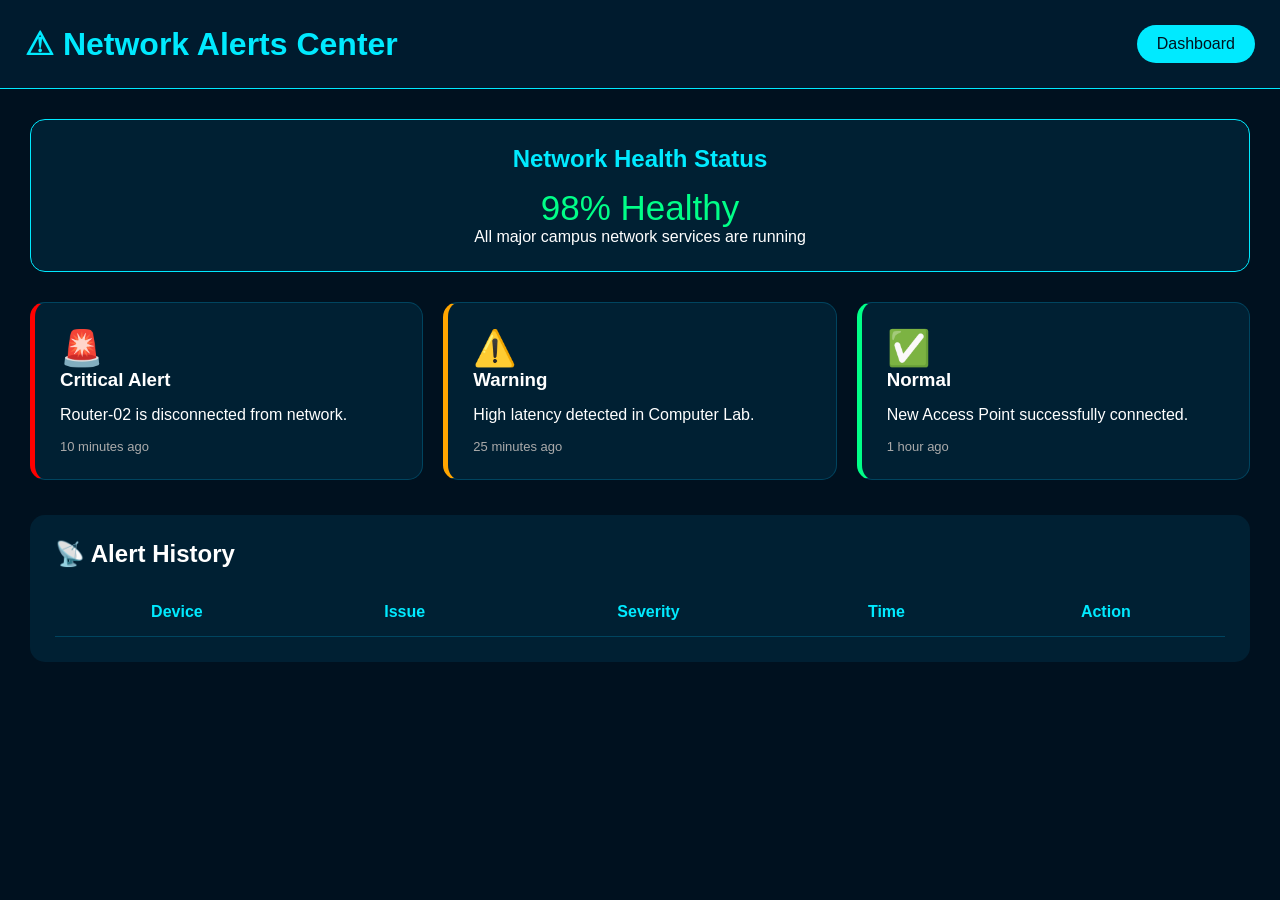
<file: alerts.html>
<!DOCTYPE html>
<html lang="en">

<head>

<meta charset="UTF-8">
<meta name="viewport" content="width=device-width, initial-scale=1.0">

<title>SCNMMS | Alerts</title>


<style>

*{

margin:0;
padding:0;
box-sizing:border-box;
font-family:'Segoe UI',sans-serif;

}



body{

background:#00111f;

color:white;

}



/* Header */


.header{

padding:25px;

background:#001b2e;

border-bottom:1px solid #00eaff;

display:flex;

justify-content:space-between;

align-items:center;

}


.header h1{

color:#00eaff;

}



.back{

text-decoration:none;

background:#00eaff;

color:#00111f;

padding:10px 20px;

border-radius:20px;

}



/* Container */


.container{

padding:30px;

}





/* Health Card */


.health{

background:#002033;

padding:25px;

border-radius:15px;

border:1px solid #00eaff;

margin-bottom:30px;

text-align:center;

}



.health h2{

color:#00eaff;

}



.status{

font-size:35px;

color:#00ff88;

margin-top:15px;

}





/* Alert Cards */


.alert-container{

display:grid;

grid-template-columns:repeat(3,1fr);

gap:20px;

}



.alert{

padding:25px;

border-radius:15px;

background:#002033;

border:1px solid #00445f;

}



.alert h3{

margin-bottom:15px;

}



.critical{

border-left:5px solid red;

}



.warning{

border-left:5px solid orange;

}



.normal{

border-left:5px solid #00ff88;

}



.icon{

font-size:35px;

}




.time{

color:#aaa;

font-size:13px;

margin-top:15px;

}





/* Table */


.section{

margin-top:35px;

background:#002033;

padding:25px;

border-radius:15px;

}



table{

width:100%;

border-collapse:collapse;

margin-top:20px;

}



th,td{

padding:15px;

border-bottom:1px solid #00445f;

text-align:center;

}



th{

color:#00eaff;

}



.red{

color:red;

}


.orange{

color:orange;

}


.green{

color:#00ff88;

}




</style>


</head>



<body>




<div class="header">


<h1>
⚠ Network Alerts Center
</h1>


<a href="dashboard.html" class="back">
Dashboard
</a>


</div>







<div class="container">






<div class="health">


<h2>
Network Health Status
</h2>


<div class="status">

98% Healthy

</div>


<p>
All major campus network services are running
</p>


</div>







<div class="alert-container">





<div class="alert critical">


<div class="icon">
🚨
</div>


<h3>
Critical Alert
</h3>


<p>
Router-02 is disconnected from network.
</p>


<div class="time">
10 minutes ago
</div>


</div>







<div class="alert warning">


<div class="icon">
⚠️
</div>


<h3>
Warning
</h3>


<p>
High latency detected in Computer Lab.
</p>


<div class="time">
25 minutes ago
</div>


</div>







<div class="alert normal">


<div class="icon">
✅
</div>


<h3>
Normal
</h3>


<p>
New Access Point successfully connected.
</p>


<div class="time">
1 hour ago
</div>


</div>






</div>








<div class="section">


<h2>
📡 Alert History
</h2>



<table>

<thead>

<tr>

<th>
Device
</th>

<th>
Issue
</th>

<th>
Severity
</th>

<th>
Time
</th>

<th>
Action
</th>

</tr>

</thead>


<tbody id="alertTable">


</tbody>


</table>

</div>





</div>



<script src="alerts.js"></script>

</body>

</html>
</file>
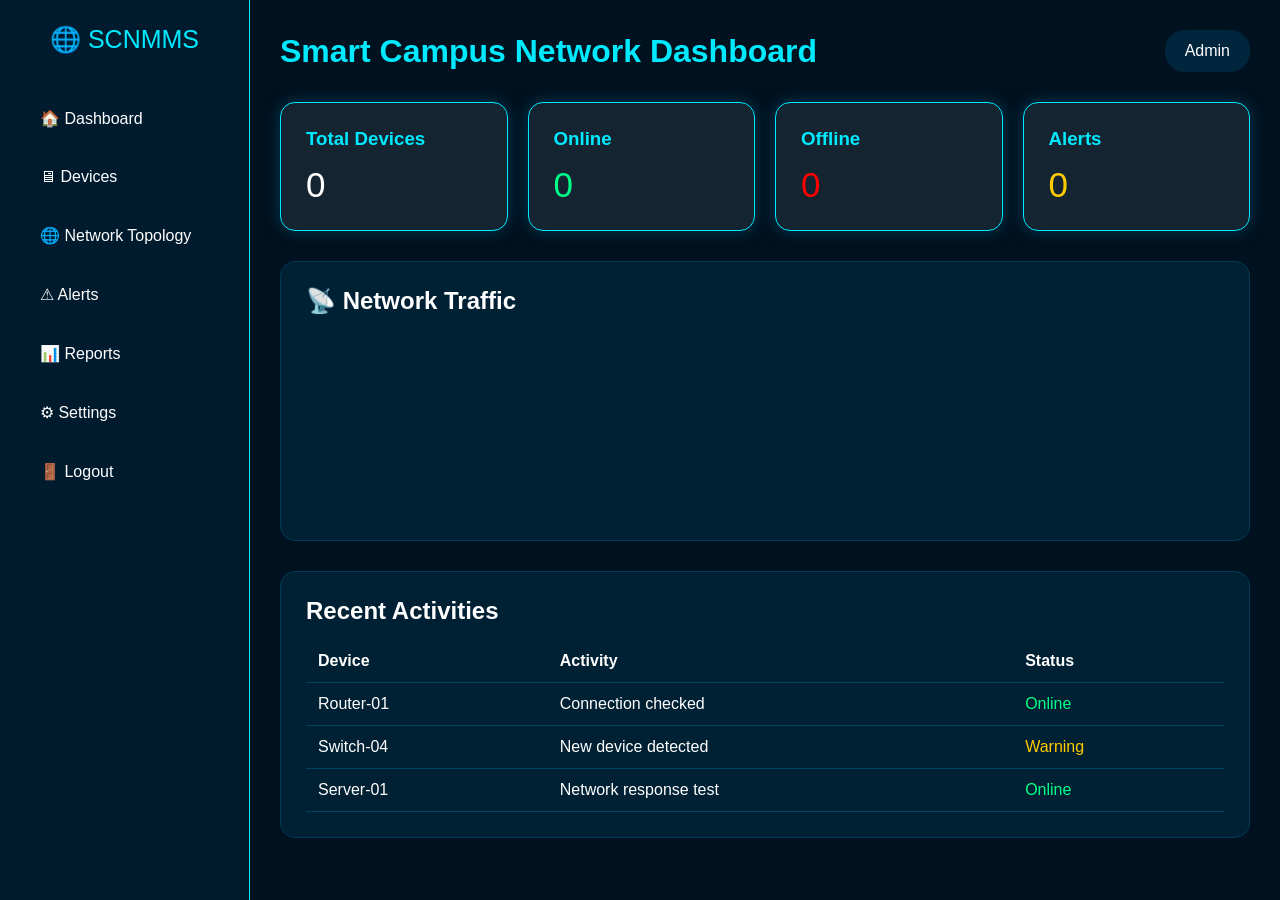
<file: dashboard.html>
<!DOCTYPE html>
<html lang="en">

<head>

<meta charset="UTF-8">
<meta name="viewport" content="width=device-width, initial-scale=1.0">

<title>SCNMMS | Dashboard</title>


<style>

*{
    margin:0;
    padding:0;
    box-sizing:border-box;
    font-family:'Segoe UI',sans-serif;
}


body{

    background:#00111f;
    color:white;

}


/* Sidebar */

.sidebar{

    position:fixed;

    width:250px;

    height:100vh;

    background:#001b2e;

    border-right:1px solid #00eaff;

    padding:25px;

}


.logo{

    text-align:center;

    font-size:25px;

    color:#00eaff;

    margin-bottom:40px;

}



.sidebar a{

    display:block;

    color:white;

    text-decoration:none;

    padding:15px;

    margin:10px 0;

    border-radius:10px;

    transition:.3s;

}



.sidebar a:hover{

    background:#00eaff;

    color:#00111f;

}


/* Main Content */


.main{

    margin-left:250px;

    padding:30px;

}



.header{

    display:flex;

    justify-content:space-between;

    align-items:center;

}



.header h1{

    color:#00eaff;

}


.profile{

    background:#00263d;

    padding:12px 20px;

    border-radius:20px;

}



/* Cards */


.cards{

    display:grid;

    grid-template-columns:repeat(4,1fr);

    gap:20px;

    margin-top:30px;

}


.card{

    background:
    rgba(255,255,255,0.08);

    padding:25px;

    border-radius:15px;

    border:1px solid #00eaff;

    box-shadow:0 0 15px #003b55;

}



.card h3{

    color:#00eaff;

}


.number{

    font-size:35px;

    margin-top:15px;

}



/* Sections */


.section{

    margin-top:30px;

    background:#002033;

    padding:25px;

    border-radius:15px;

    border:1px solid #003b55;

}



table{

    width:100%;

    border-collapse:collapse;

    margin-top:15px;

}


th,td{

    padding:12px;

    border-bottom:1px solid #00445f;

    text-align:left;

}



.online{

    color:#00ff88;

}


.offline{

    color:red;

}


.alert{

    color:#ffcc00;

}



/* Traffic graph */


.graph{

    height:200px;

    display:flex;

    align-items:end;

    gap:15px;

}



.bar{

    width:40px;

    background:#00eaff;

    animation:growth 2s infinite alternate;

}



@keyframes growth{

from{
    height:40px;
}

to{

    height:150px;
}

}
    @media (max-width:768px){

.sidebar{
    width:220px;
}

.main{
    margin-left:220px;
    padding:20px;
}

.cards{
    grid-template-columns:repeat(2,1fr);
}

}

@media (max-width:600px){

.sidebar{
    position:relative;
    width:100%;
    height:auto;
}

.main{
    margin-left:0;
}

.cards{
    grid-template-columns:1fr;
}

.header{
    flex-direction:column;
    gap:15px;
}

}



</style>


</head>



<body onload="checkLogin(); showUser();">


<div class="sidebar">

    <div class="logo">
        🌐 SCNMMS
    </div>

    <a href="dashboard.html">🏠 Dashboard</a>

    <a href="devices.html">🖥 Devices</a>

    <a href="topology.html">🌐 Network Topology</a>

    <a href="alerts.html">⚠ Alerts</a>

    <a href="reports.html">📊 Reports</a>

    <a href="settings.html">⚙ Settings</a>

    <a href="#" onclick="logout()">🚪 Logout</a>

</div>

<div class="main">


<div class="header">


<h1>
Smart Campus Network Dashboard
</h1>


<div class="profile">

<span id="usernameDisplay">
Admin
</span>

</div>


</div>





<div class="cards">


<div class="card">

<h3>
Total Devices
</h3>

<div class="number" id="totalDevices">
0
</div>

</div>



<div class="card">

<h3>
Online
</h3>

<div class="number online" id="onlineDevices">
0
</div>

</div>



<div class="card">

<h3>
Offline
</h3>

<div class="number offline" id="offlineDevices">
0
</div>
</div>



<div class="card">

<h3>
Alerts
</h3>

<div class="number alert" id="alerts">
0
</div>

</div>



</div>







<div class="section">


<h2>
📡 Network Traffic
</h2>


<div class="graph">


<div class="bar"></div>

<div class="bar"></div>

<div class="bar"></div>

<div class="bar"></div>

<div class="bar"></div>


</div>



</div>








<div class="section">


<h2>
Recent Activities
</h2>



<table>


<tr>

<th>
Device
</th>

<th>
Activity
</th>

<th>
Status
</th>


</tr>



<tr>

<td>
Router-01
</td>

<td>
Connection checked
</td>

<td class="online">
Online
</td>


</tr>



<tr>

<td>
Switch-04
</td>

<td>
New device detected
</td>

<td class="alert">
Warning
</td>


</tr>



<tr>

<td>
Server-01
</td>

<td>
Network response test
</td>

<td class="online">
Online
</td>


</tr>



</table>


</div>



</div>


<script src="app.js"></script>
    <script src="dashboard.js"></script>
    <script src="network_monitor.js"></script>

</body>
</file>
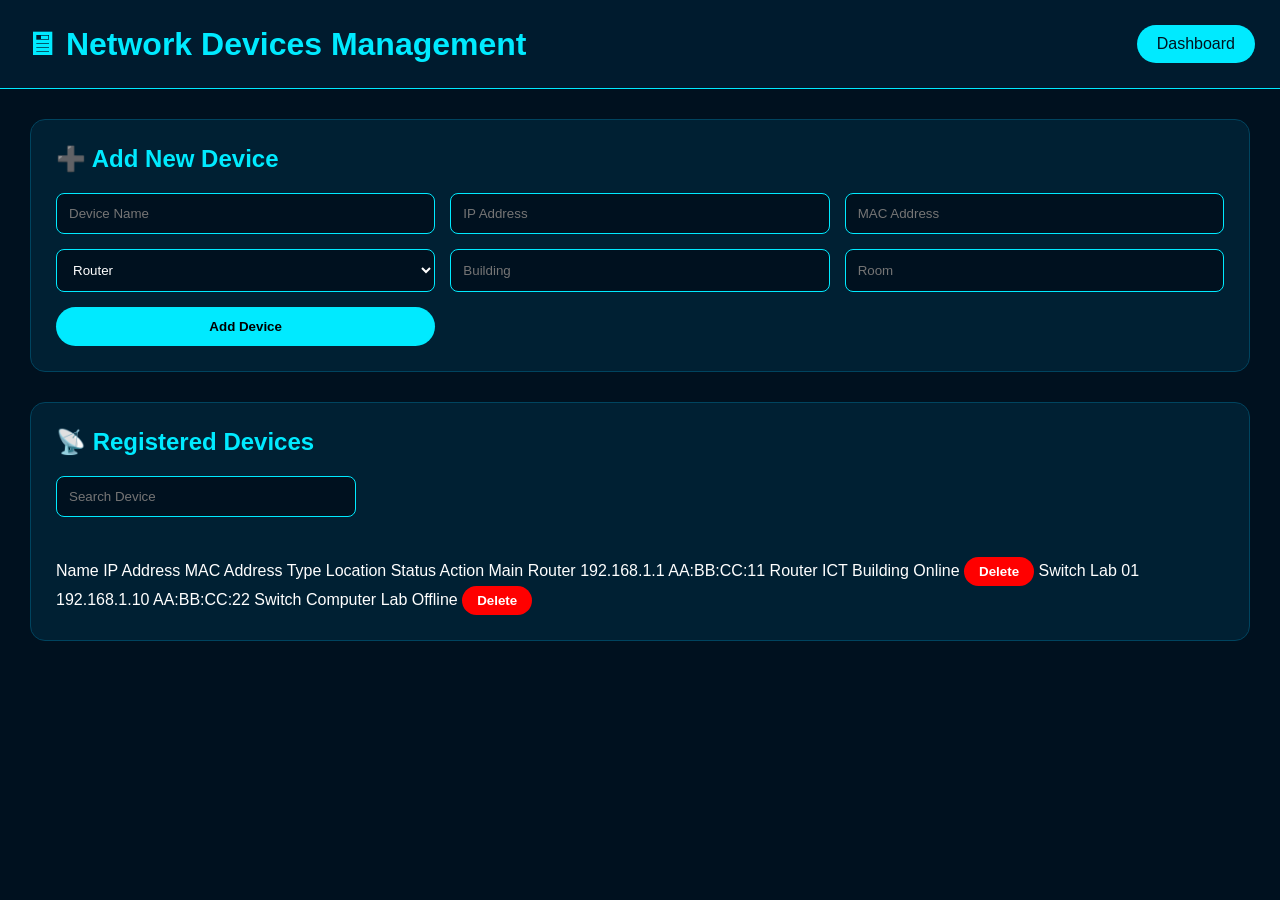
<file: devices.html>
<!DOCTYPE html>
<html lang="en">

<head>

<meta charset="UTF-8">
<meta name="viewport" content="width=device-width, initial-scale=1.0">

<title>SCNMMS | Devices</title>


<style>

*{
margin:0;
padding:0;
box-sizing:border-box;
font-family:'Segoe UI',sans-serif;
}


body{

background:#00111f;
color:white;

}


/* Header */

.header{

padding:25px;

background:#001b2e;

border-bottom:1px solid #00eaff;

display:flex;

justify-content:space-between;

align-items:center;

}


.header h1{

color:#00eaff;

}



.back{

color:white;

text-decoration:none;

background:#00eaff;

color:#00111f;

padding:10px 20px;

border-radius:20px;

}



/* Container */


.container{

padding:30px;

}



/* Add Device Box */


.box{

background:#002033;

padding:25px;

border-radius:15px;

border:1px solid #00445f;

margin-bottom:30px;

}



.box h2{

color:#00eaff;

margin-bottom:20px;

}




.form{

display:grid;

grid-template-columns:repeat(3,1fr);

gap:15px;

}



input,select{


padding:12px;

background:#00111f;

border:1px solid #00eaff;

border-radius:8px;

color:white;

}




button{

padding:12px;

background:#00eaff;

border:none;

border-radius:20px;

font-weight:bold;

cursor:pointer;

}



button:hover{

background:white;

}





/* Table */


table{

width:100%;

border-collapse:collapse;

margin-top:20px;

}



th{

background:#003b55;

color:#00eaff;

}



th,td{

padding:15px;

border-bottom:1px solid #00445f;

text-align:center;

}




.online{

color:#00ff88;

}


.offline{

color:red;

}



.delete{

background:red;

color:white;

padding:7px 15px;

border-radius:15px;

}




/* Search */


.search{

width:300px;

margin-bottom:20px;

}



</style>


</head>



<body>




<div class="header">


<h1>
🖥 Network Devices Management
</h1>



<a class="back" href="dashboard.html">
Dashboard
</a>


</div>





<div class="container">





<div class="box">


<h2>
➕ Add New Device
</h2>



<div class="form">

<input id="deviceName" type="text" placeholder="Device Name">

<input id="ipAddress" type="text" placeholder="IP Address">
  <input id="macAddress" type="text" placeholder="MAC Address">
<select id="deviceType">

<option>
Router
</option>

<option>
Switch
</option>

<option>
Access Point
</option>

<option>
Server
</option>

<option>
Computer
</option>

</select>



    <input id="building" type="text" placeholder="Building">
    <input id="room" type="text" placeholder="Room">





<button onclick="addDevice()">
Add Device
</button>


</div>


</div>








<div class="box">


<h2>
📡 Registered Devices
</h2>


<input 
id="search"
class="search"
onkeyup="searchDevice()"
type="text"
placeholder="Search Device">





<table>

<tbody id="deviceTable">

</tbody>

</table>


<tr>

<th>
Name
</th>

<th>
IP Address
</th>


<th>
MAC Address
</th>


<th>
Type
</th>


<th>
Location
</th>


<th>
Status
</th>


<th>
Action
</th>


</tr>




<tr>

<td>
Main Router
</td>

<td>
192.168.1.1
</td>


<td>
AA:BB:CC:11
</td>


<td>
Router
</td>


<td>
ICT Building
</td>


<td class="online">
Online
</td>


<td>

<button class="delete">
Delete
</button>

</td>


</tr>





<tr>

<td>
Switch Lab 01
</td>

<td>
192.168.1.10
</td>


<td>
AA:BB:CC:22
</td>


<td>
Switch
</td>


<td>
Computer Lab
</td>


<td class="offline">
Offline
</td>


<td>

<button class="delete">
Delete
</button>

</td>


</tr>






</table>



</div>






</div>




<script src="devices.js"></script>
  <script src="network_monitor.js"></script>
</body>

</html>
</file>
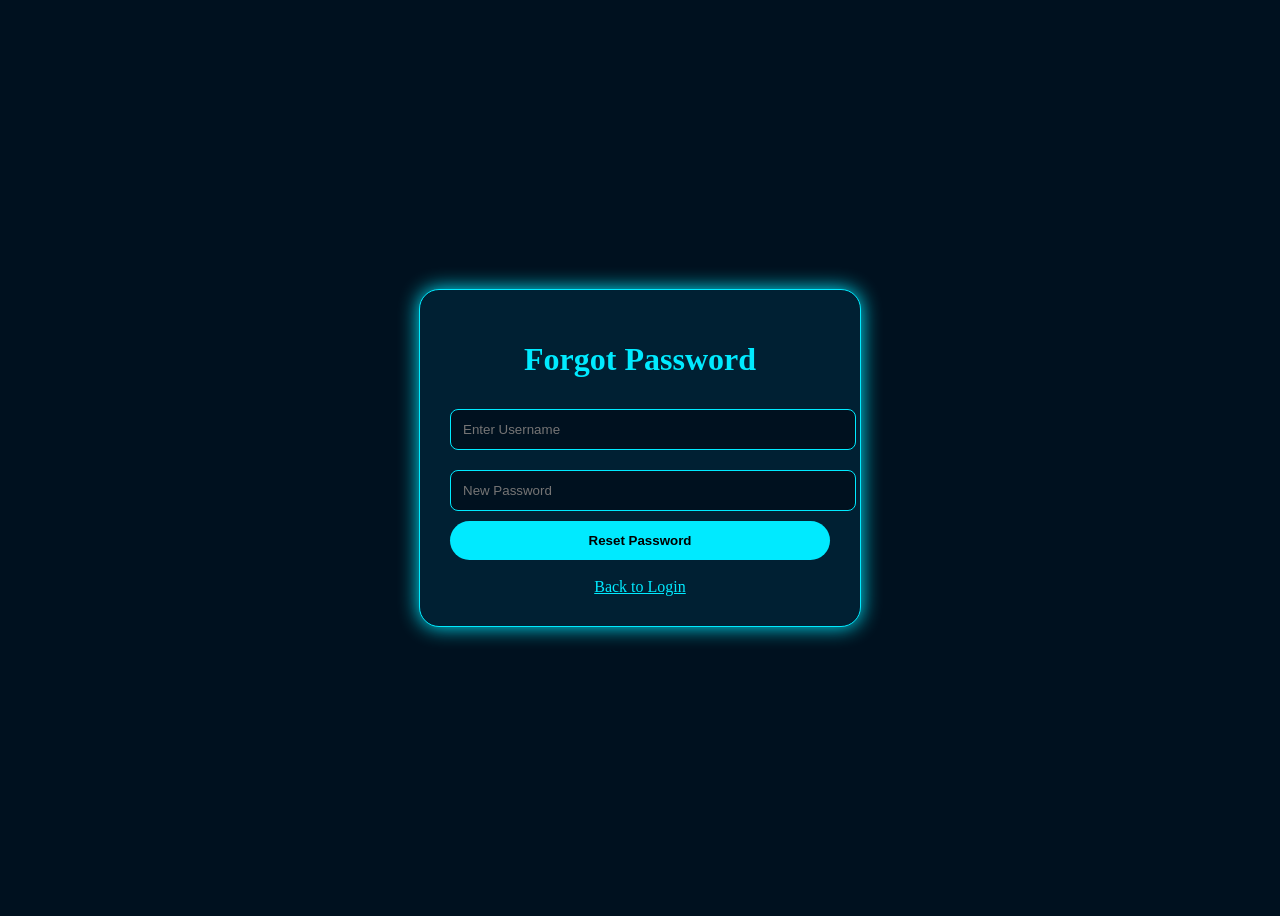
<file: forgot_password.html>
<!DOCTYPE html>
<html lang="en">

<head>

<meta charset="UTF-8">

<meta name="viewport" content="width=device-width, initial-scale=1.0">

<title>SCNMMS | Forgot Password</title>


<style>

body{

height:100vh;

display:flex;

justify-content:center;

align-items:center;

background:#00111f;

font-family:Segoe UI;

color:white;

}


.box{

width:380px;

padding:30px;

background:#002033;

border-radius:20px;

border:1px solid #00eaff;

box-shadow:0 0 20px #00eaff;

}



h1{

text-align:center;

color:#00eaff;

}


input{

width:100%;

padding:12px;

margin:10px 0;

background:#00111f;

color:white;

border:1px solid #00eaff;

border-radius:8px;

}



button{

width:100%;

padding:12px;

background:#00eaff;

border:none;

border-radius:20px;

font-weight:bold;

cursor:pointer;

}



a{

color:#00eaff;

}

</style>

</head>



<body>


<div class="box">


<h1>
Forgot Password
</h1>


<input
id="username"
placeholder="Enter Username">



<input
id="newPassword"
type="password"
placeholder="New Password">



<button onclick="resetPassword()">

Reset Password

</button>



<br><br>


<center>

<a href="index.html">
Back to Login
</a>

</center>



</div>



<script src="forgot.js"></script>


</body>

</html>
</file>
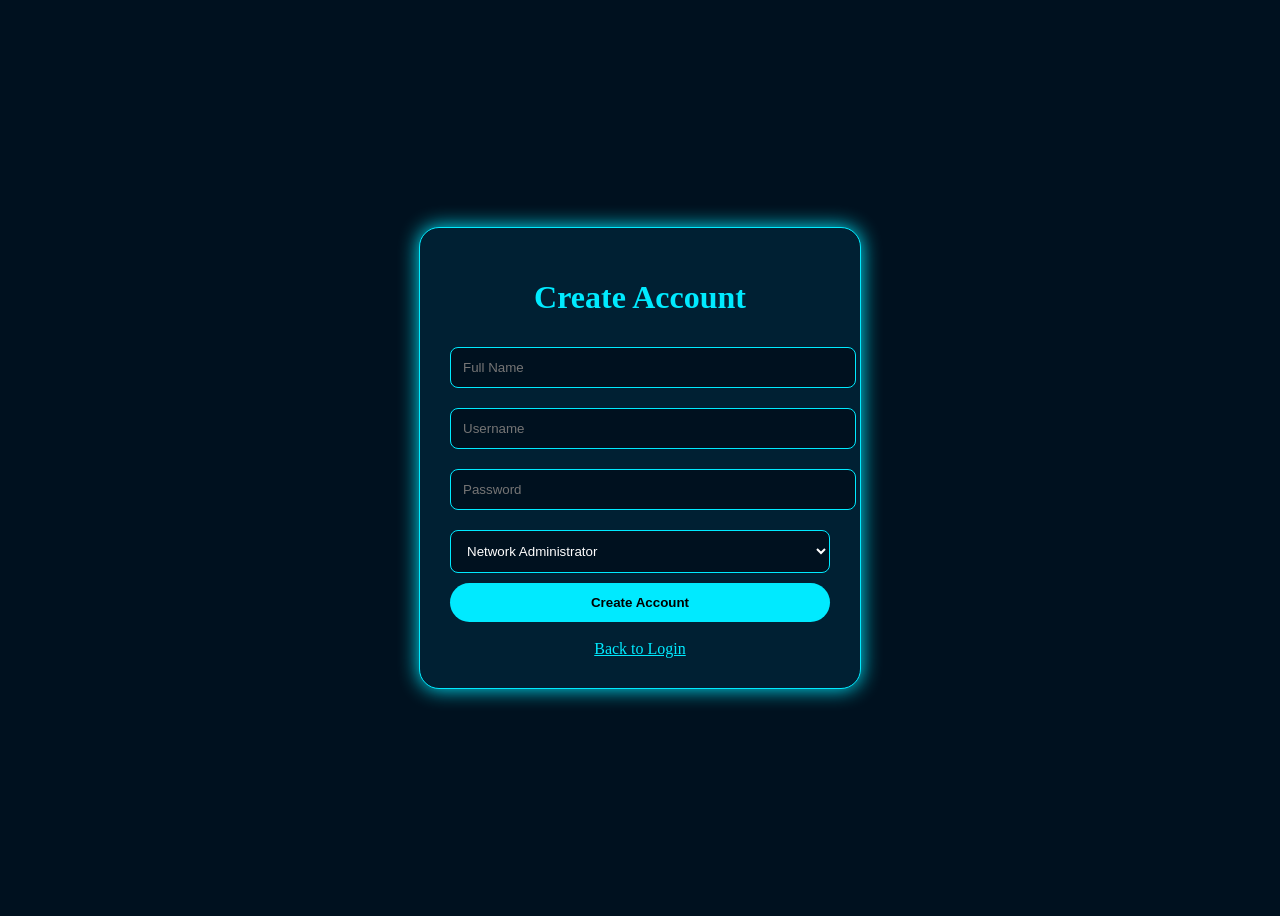
<file: register.html>
<!DOCTYPE html>
<html lang="en">

<head>

<meta charset="UTF-8">

<meta name="viewport" content="width=device-width, initial-scale=1.0">

<title>SCNMMS | Create Account</title>


<style>

body{

height:100vh;

display:flex;

justify-content:center;

align-items:center;

background:#00111f;

font-family:Segoe UI;

color:white;

}


.box{

width:380px;

padding:30px;

background:#002033;

border-radius:20px;

border:1px solid #00eaff;

box-shadow:0 0 20px #00eaff;

}



h1{

text-align:center;

color:#00eaff;

}


input,select{

width:100%;

padding:12px;

margin:10px 0;

background:#00111f;

border:1px solid #00eaff;

border-radius:8px;

color:white;

}



button{

width:100%;

padding:12px;

border:none;

border-radius:20px;

background:#00eaff;

font-weight:bold;

cursor:pointer;

}



a{

color:#00eaff;

}



</style>

</head>



<body>


<div class="box">


<h1>
Create Account
</h1>



<input 
id="fullname"
placeholder="Full Name">



<input 
id="username"
placeholder="Username">



<input 
id="password"
type="password"
placeholder="Password">



<select id="role">


<option value="Network Administrator">

Network Administrator

</option>


<option value="Network Technician">

Network Technician

</option>


</select>




<button onclick="register()">

Create Account

</button>



<br><br>


<center>

<a href="index.html">

Back to Login

</a>

</center>


</div>



<script src="register.js"></script>


</body>

</html>
</file>
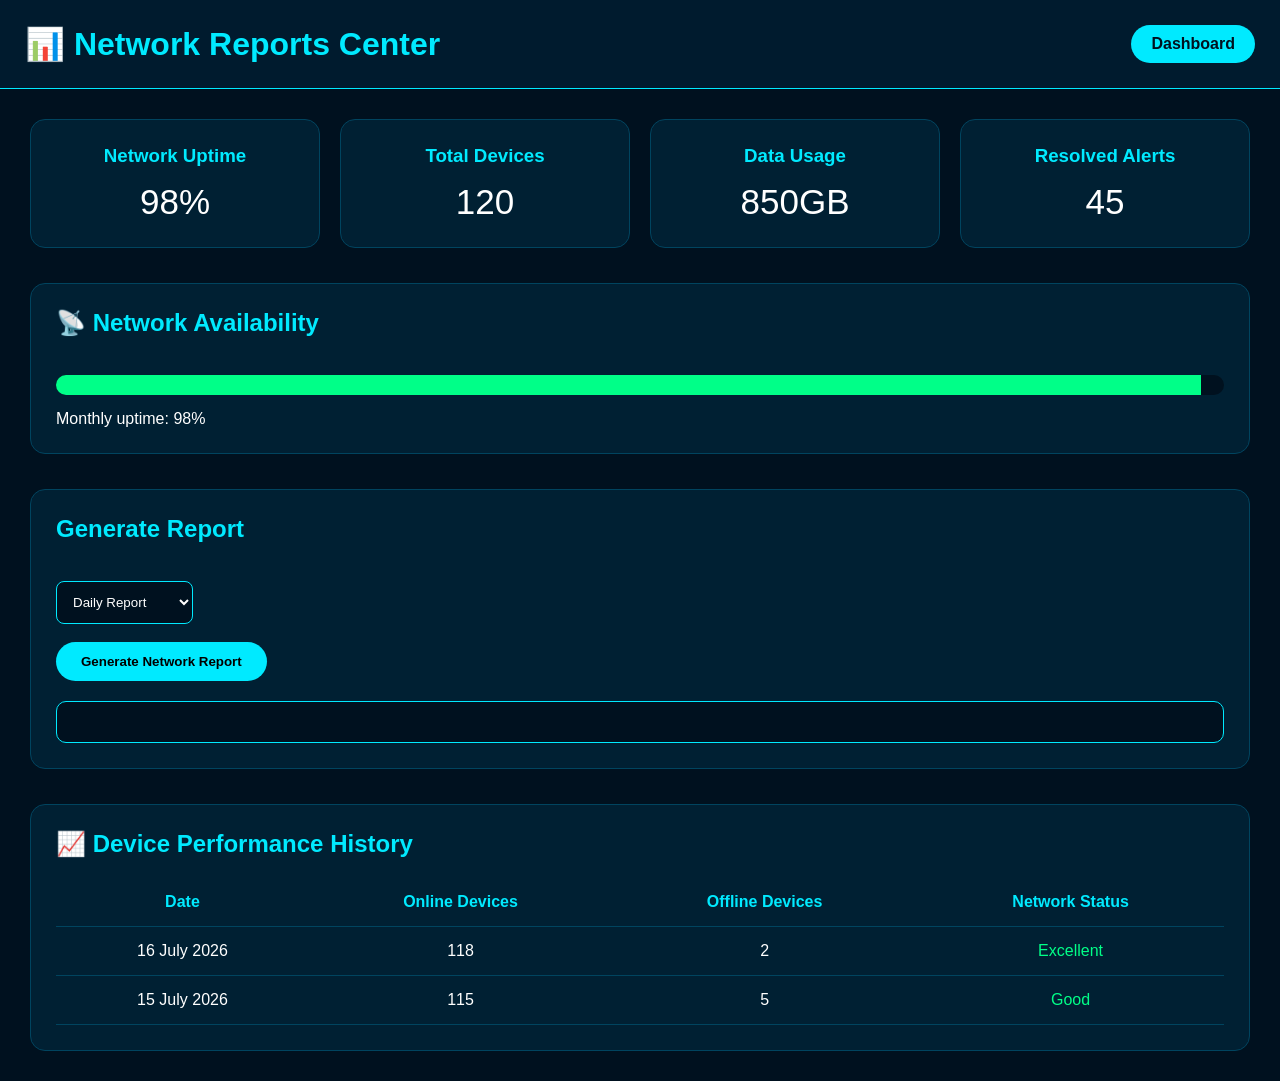
<file: reports.html>
<!DOCTYPE html>
<html lang="en">

<head>

<meta charset="UTF-8">
<meta name="viewport" content="width=device-width, initial-scale=1.0">

<title>SCNMMS | Reports</title>


<style>

*{
margin:0;
padding:0;
box-sizing:border-box;
font-family:'Segoe UI',sans-serif;
}


body{

background:#00111f;
color:white;

}



/* Header */

.header{

padding:25px;

background:#001b2e;

border-bottom:1px solid #00eaff;

display:flex;

justify-content:space-between;

align-items:center;

}


.header h1{

color:#00eaff;

}



.btn{

background:#00eaff;

color:#00111f;

padding:10px 20px;

border-radius:20px;

text-decoration:none;

font-weight:bold;

}





.container{

padding:30px;

}



/* Report Cards */


.cards{

display:grid;

grid-template-columns:repeat(4,1fr);

gap:20px;

}



.card{

background:#002033;

padding:25px;

border-radius:15px;

border:1px solid #00445f;

text-align:center;

}



.card h3{

color:#00eaff;

}



.number{

font-size:35px;

margin-top:15px;

}





/* Sections */


.section{

margin-top:35px;

background:#002033;

padding:25px;

border-radius:15px;

border:1px solid #00445f;

}



.section h2{

color:#00eaff;

margin-bottom:20px;

}





table{

width:100%;

border-collapse:collapse;

}



th,td{

padding:15px;

border-bottom:1px solid #00445f;

text-align:center;

}



th{

color:#00eaff;

}





/* Progress */


.progress{

background:#00111f;

height:20px;

border-radius:20px;

overflow:hidden;

}



.bar{

height:100%;

width:98%;

background:#00ff88;

}





select{

padding:12px;

background:#00111f;

color:white;

border:1px solid #00eaff;

border-radius:8px;

}



button{

padding:12px 25px;

border:none;

border-radius:20px;

background:#00eaff;

font-weight:bold;

cursor:pointer;

}



button:hover{

background:white;

}



</style>


</head>



<body>



<div class="header">


<h1>
📊 Network Reports Center
</h1>


<a href="dashboard.html" class="btn">
Dashboard
</a>


</div>








<div class="container">







<div class="cards">



<div class="card">

<h3>
Network Uptime
</h3>

<div class="number">
98%
</div>

</div>





<div class="card">

<h3>
Total Devices
</h3>

<div class="number">
120
</div>

</div>





<div class="card">

<h3>
Data Usage
</h3>

<div class="number">
850GB
</div>

</div>





<div class="card">

<h3>
Resolved Alerts
</h3>

<div class="number">
45
</div>

</div>



</div>








<div class="section">


<h2>
📡 Network Availability
</h2>


<br>


<div class="progress">

<div class="bar"></div>

</div>


<p style="margin-top:15px">
Monthly uptime: 98%
</p>



</div>









<div class="section">


<h2>
Generate Report
</h2>


<br>


<select>

<option>
Daily Report
</option>

<option>
Weekly Report
</option>

<option>
Monthly Report
</option>


<option>
Annual Report
</option>


</select>


<br><br>

<button onclick="generateReport()">

Generate Network Report

</button>
  <div id="reportResult"
style="
margin-top:20px;
padding:20px;
background:#00111f;
border-radius:10px;
border:1px solid #00eaff;
">
</div>


</div>










<div class="section">


<h2>
📈 Device Performance History
</h2>




<table>


<tr>

<th>
Date
</th>

<th>
Online Devices
</th>

<th>
Offline Devices
</th>

<th>
Network Status
</th>


</tr>



<tr>

<td>
16 July 2026
</td>

<td>
118
</td>

<td>
2
</td>

<td style="color:#00ff88">
Excellent
</td>


</tr>





<tr>

<td>
15 July 2026
</td>

<td>
115
</td>

<td>
5
</td>

<td style="color:#00ff88">
Good
</td>


</tr>




</table>



</div>







</div>





<script>

function generateReport(){

alert("Network report PDF generation started...");

}

</script>
<script src="reports.js"></script>


</body>

</html>
</file>
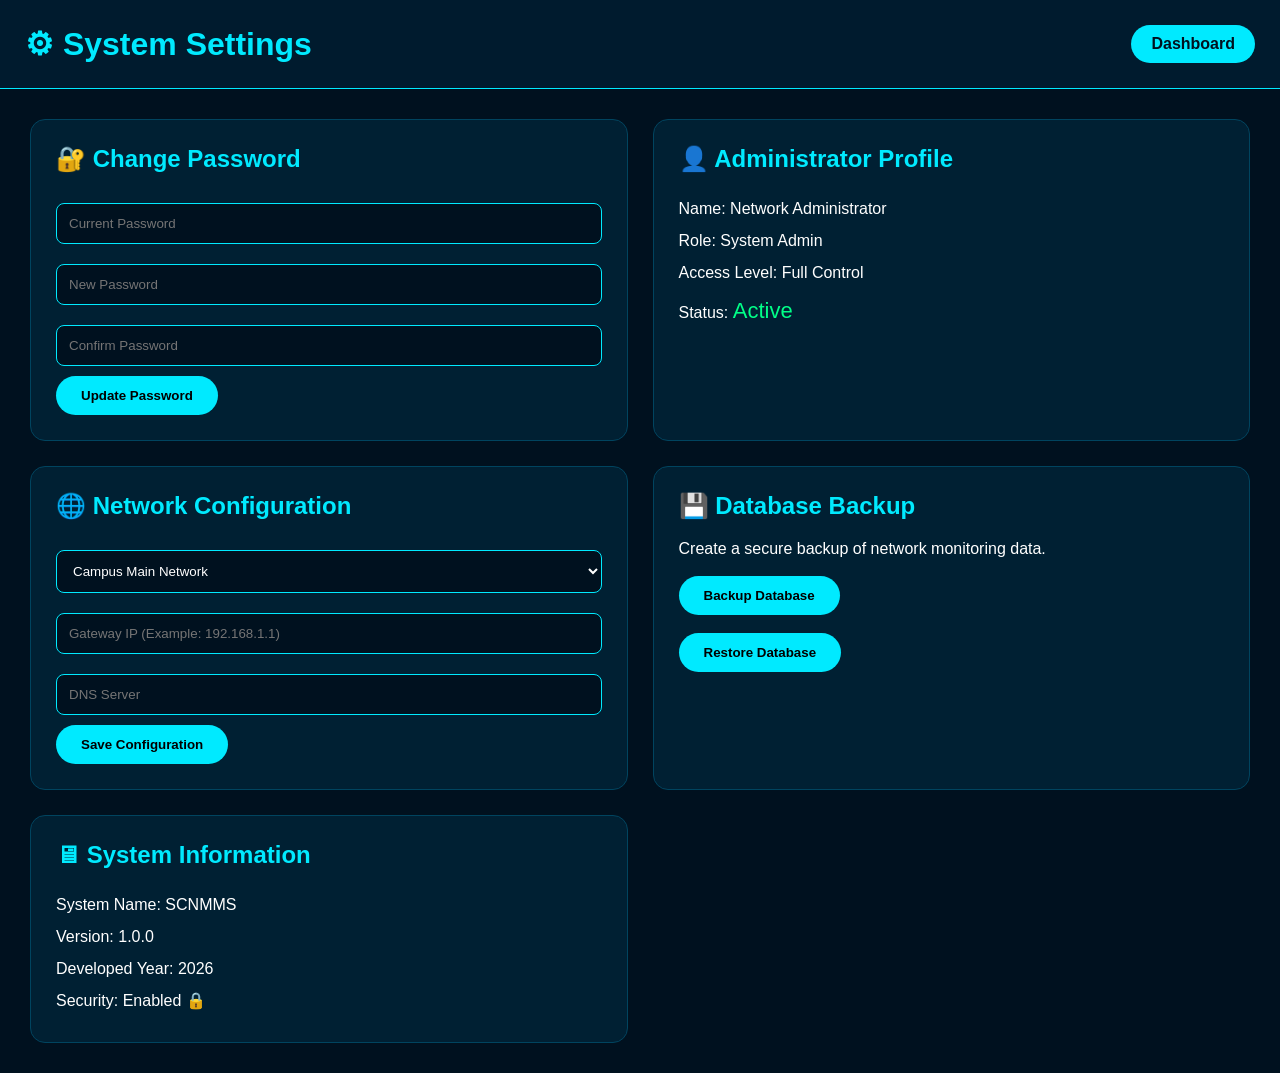
<file: settings.html>
<!DOCTYPE html>
<html lang="en">

<head>

<meta charset="UTF-8">
<meta name="viewport" content="width=device-width, initial-scale=1.0">

<title>SCNMMS | Settings</title>


<style>

*{
margin:0;
padding:0;
box-sizing:border-box;
font-family:'Segoe UI',sans-serif;
}


body{

background:#00111f;
color:white;

}



/* Header */

.header{

padding:25px;

background:#001b2e;

border-bottom:1px solid #00eaff;

display:flex;

justify-content:space-between;

align-items:center;

}


.header h1{

color:#00eaff;

}



.back{

text-decoration:none;

background:#00eaff;

color:#00111f;

padding:10px 20px;

border-radius:20px;

font-weight:bold;

}



/* Main */


.container{

padding:30px;

display:grid;

grid-template-columns:repeat(2,1fr);

gap:25px;

}





.card{

background:#002033;

padding:25px;

border-radius:15px;

border:1px solid #00445f;

}



.card h2{

color:#00eaff;

margin-bottom:20px;

}



input,
select{

width:100%;

padding:12px;

margin:10px 0;

background:#00111f;

border:1px solid #00eaff;

border-radius:8px;

color:white;

}



button{

padding:12px 25px;

background:#00eaff;

border:none;

border-radius:20px;

font-weight:bold;

cursor:pointer;

}



button:hover{

background:white;

}





.info{

line-height:2;

}



.status{

color:#00ff88;

font-size:22px;

}



</style>

</head>


<body>




<div class="header">


<h1>
⚙ System Settings
</h1>


<a href="dashboard.html" class="back">
Dashboard
</a>


</div>






<div class="container">







<div class="card">


<h2>
🔐 Change Password
</h2>


<input 
type="password"
placeholder="Current Password">


<input 
type="password"
placeholder="New Password">


<input 
type="password"
placeholder="Confirm Password">



<button>
Update Password
</button>


</div>








<div class="card">


<h2>
👤 Administrator Profile
</h2>


<div class="info">


<p>
Name: Network Administrator
</p>


<p>
Role: System Admin
</p>


<p>
Access Level: Full Control
</p>


<p>
Status:
<span class="status">
Active
</span>
</p>


</div>


</div>









<div class="card">


<h2>
🌐 Network Configuration
</h2>



<select>

<option>
Campus Main Network
</option>


<option>
Computer Laboratory Network
</option>


<option>
Administration Network
</option>


</select>




<input 
type="text"
placeholder="Gateway IP (Example: 192.168.1.1)">



<input 
type="text"
placeholder="DNS Server">



<button>
Save Configuration
</button>



</div>










<div class="card">


<h2>
💾 Database Backup
</h2>


<p>
Create a secure backup of network monitoring data.
</p>


<br>


<button onclick="backup()">

Backup Database

</button>



<br><br>


<button onclick="restore()">

Restore Database

</button>



</div>









<div class="card">


<h2>
🖥 System Information
</h2>



<div class="info">

<p>
System Name: SCNMMS
</p>


<p>
Version: 1.0.0
</p>


<p>
Developed Year: 2026
</p>


<p>
Security: Enabled 🔒
</p>


</div>


</div>









</div>








<script>

function backup(){

alert("Database backup completed successfully!");

}



function restore(){

alert("Database restore process started!");

}

</script>



</body>

</html>
</file>
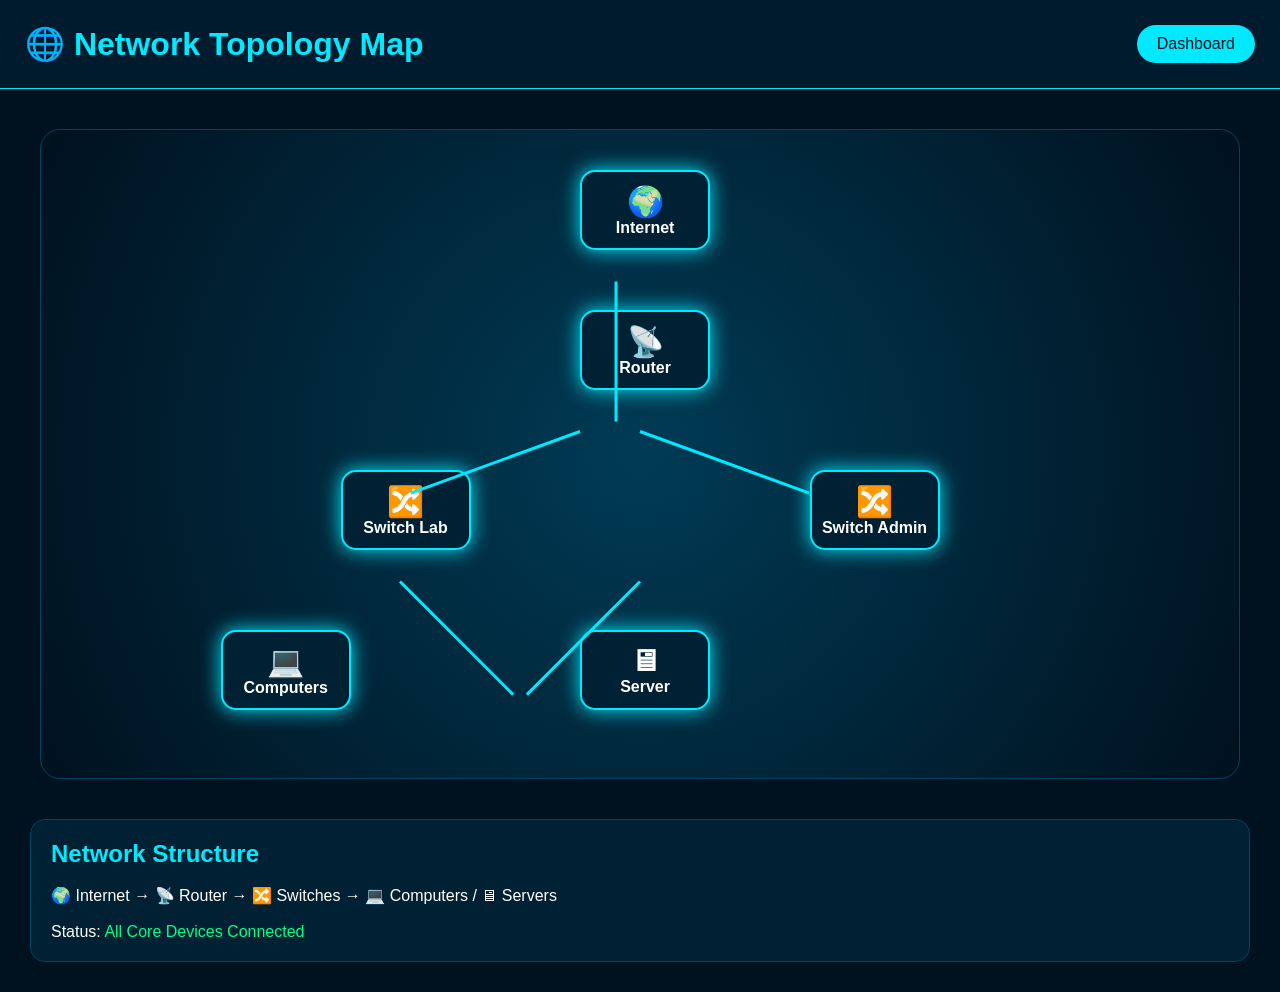
<file: topology.html>
<!DOCTYPE html>
<html lang="en">

<head>

<meta charset="UTF-8">
<meta name="viewport" content="width=device-width, initial-scale=1.0">

<title>SCNMMS | Network Topology</title>


<style>

*{

margin:0;
padding:0;
box-sizing:border-box;
font-family:'Segoe UI',sans-serif;

}


body{

background:#00111f;

color:white;

min-height:100vh;

}


/* Header */

.header{

padding:25px;

background:#001b2e;

border-bottom:1px solid #00eaff;

display:flex;

justify-content:space-between;

align-items:center;

}


.header h1{

color:#00eaff;

}



.back{

text-decoration:none;

background:#00eaff;

color:#00111f;

padding:10px 20px;

border-radius:20px;

}




/* Topology Area */

.network{

position:relative;

height:650px;

margin:40px;

background:

radial-gradient(circle,#003b55,#00111f);

border:1px solid #00445f;

border-radius:20px;

}



/* Nodes */


.node{

position:absolute;

width:130px;

height:80px;

display:flex;

justify-content:center;

align-items:center;

flex-direction:column;

background:#002033;

border:2px solid #00eaff;

border-radius:15px;

box-shadow:0 0 20px #00eaff;

font-weight:bold;

}



.icon{

font-size:30px;

}



/* Positions */


.internet{

top:40px;

left:45%;

}



.router{

top:180px;

left:45%;

}



.switch1{

top:340px;

left:25%;

}



.switch2{

top:340px;

right:25%;

}



.server{

top:500px;

left:45%;

}



.pc{

top:500px;

left:15%;

}




/* Connections */


.line{

position:absolute;

background:#00eaff;

height:3px;

transform-origin:left;

animation:pulse 1.5s infinite;

}




@keyframes pulse{


0%{

opacity:.3;

}


50%{

opacity:1;

}


100%{

opacity:.3;

}



}




.line1{

width:140px;

top:150px;

left:48%;

transform:rotate(90deg);

}



.line2{

width:180px;

top:300px;

left:45%;

transform:rotate(160deg);

}



.line3{

width:180px;

top:300px;

left:50%;

transform:rotate(20deg);

}



.line4{

width:160px;

top:450px;

left:30%;

transform:rotate(45deg);

}



.line5{

width:160px;

top:450px;

left:50%;

transform:rotate(135deg);

}



.info{

margin:30px;

padding:20px;

background:#002033;

border-radius:15px;

border:1px solid #00445f;

}



.info h2{

color:#00eaff;

}


</style>

</head>



<body>



<div class="header">


<h1>
🌐 Network Topology Map
</h1>


<a class="back" href="dashboard.html">
Dashboard
</a>


</div>






<div class="network">



<div class="node internet">

<div class="icon">
🌍
</div>

Internet

</div>




<div class="node router">

<div class="icon">
📡
</div>

Router

</div>





<div class="node switch1">

<div class="icon">
🔀
</div>

Switch Lab

</div>





<div class="node switch2">

<div class="icon">
🔀
</div>

Switch Admin

</div>





<div class="node server">

<div class="icon">
🖥
</div>

Server

</div>





<div class="node pc">

<div class="icon">
💻
</div>

Computers

</div>






<div class="line line1"></div>

<div class="line line2"></div>

<div class="line line3"></div>

<div class="line line4"></div>

<div class="line line5"></div>




</div>







<div class="info">

<h2>
Network Structure
</h2>

<br>

<p>
🌍 Internet → 📡 Router → 🔀 Switches → 💻 Computers / 🖥 Servers
</p>

<br>

<p>
Status: <span style="color:#00ff88">
All Core Devices Connected
</span>
</p>


</div>




</body>

</html>
</file>
